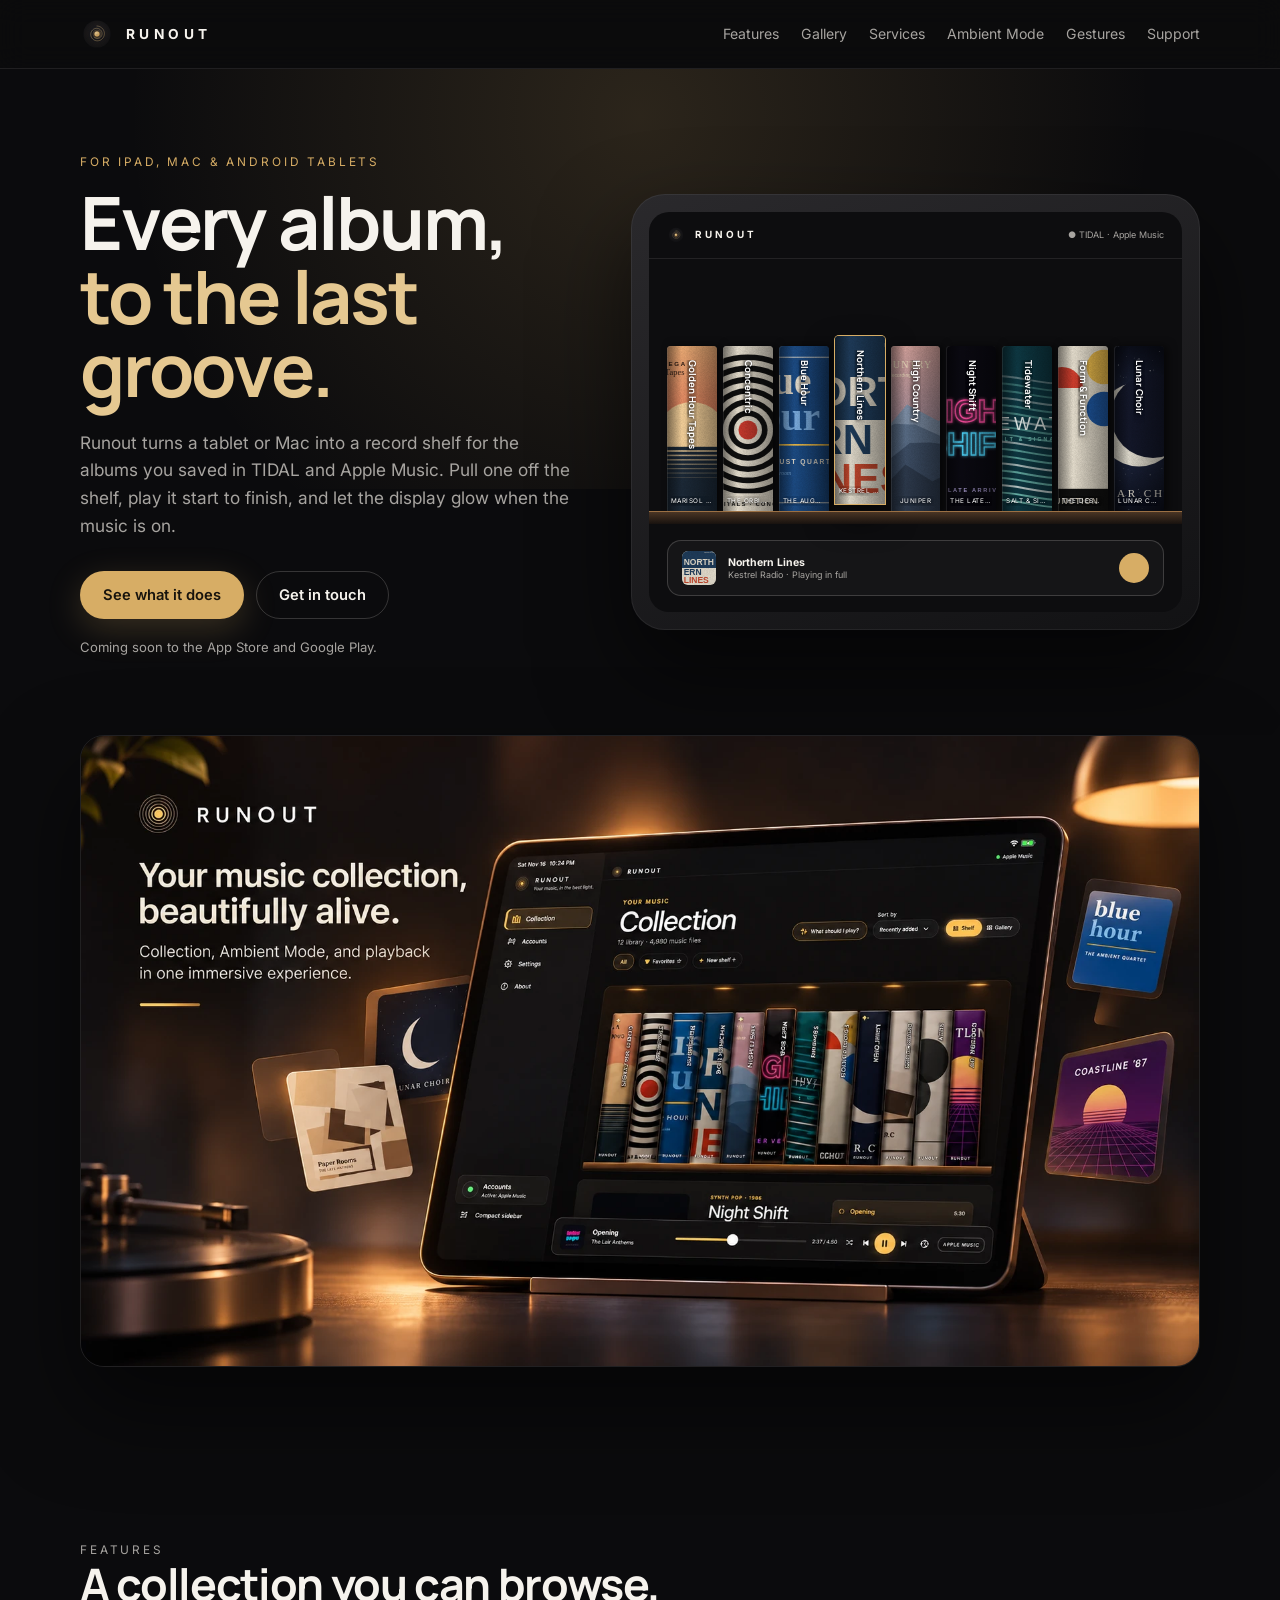
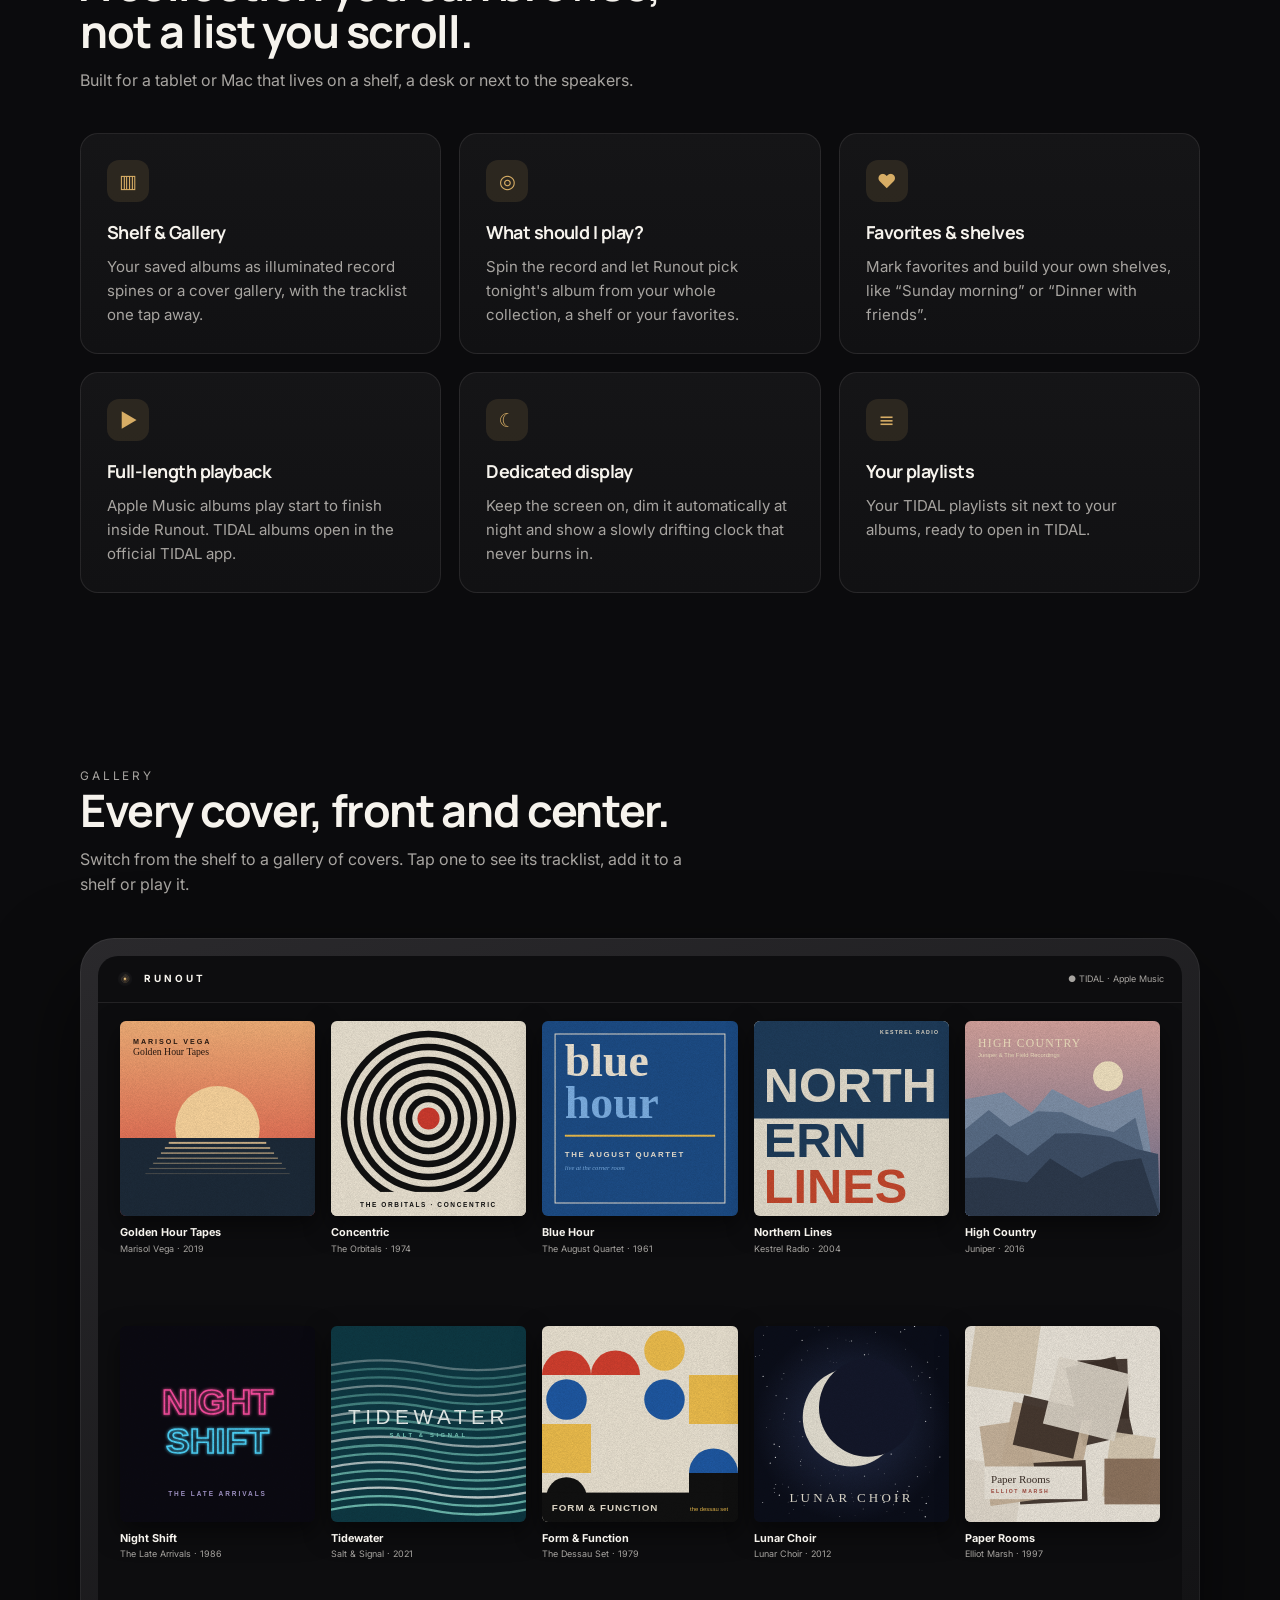
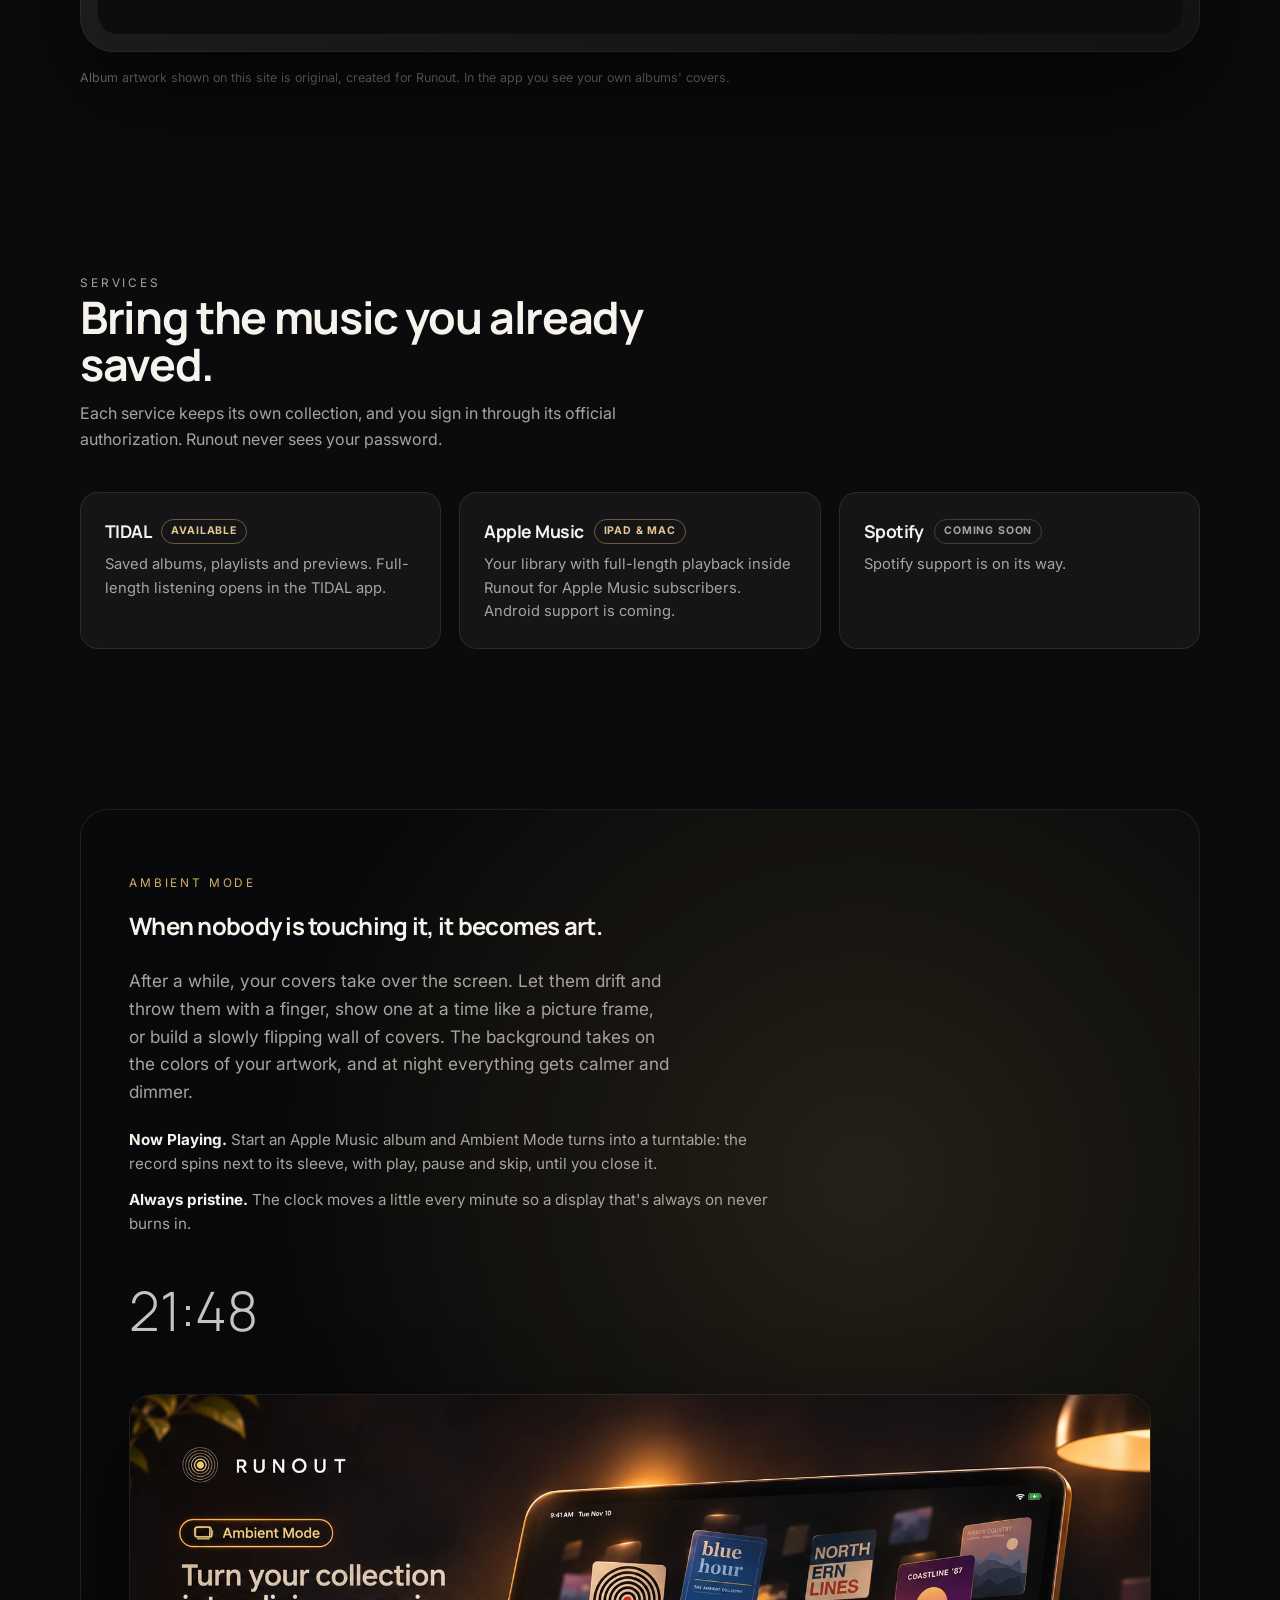
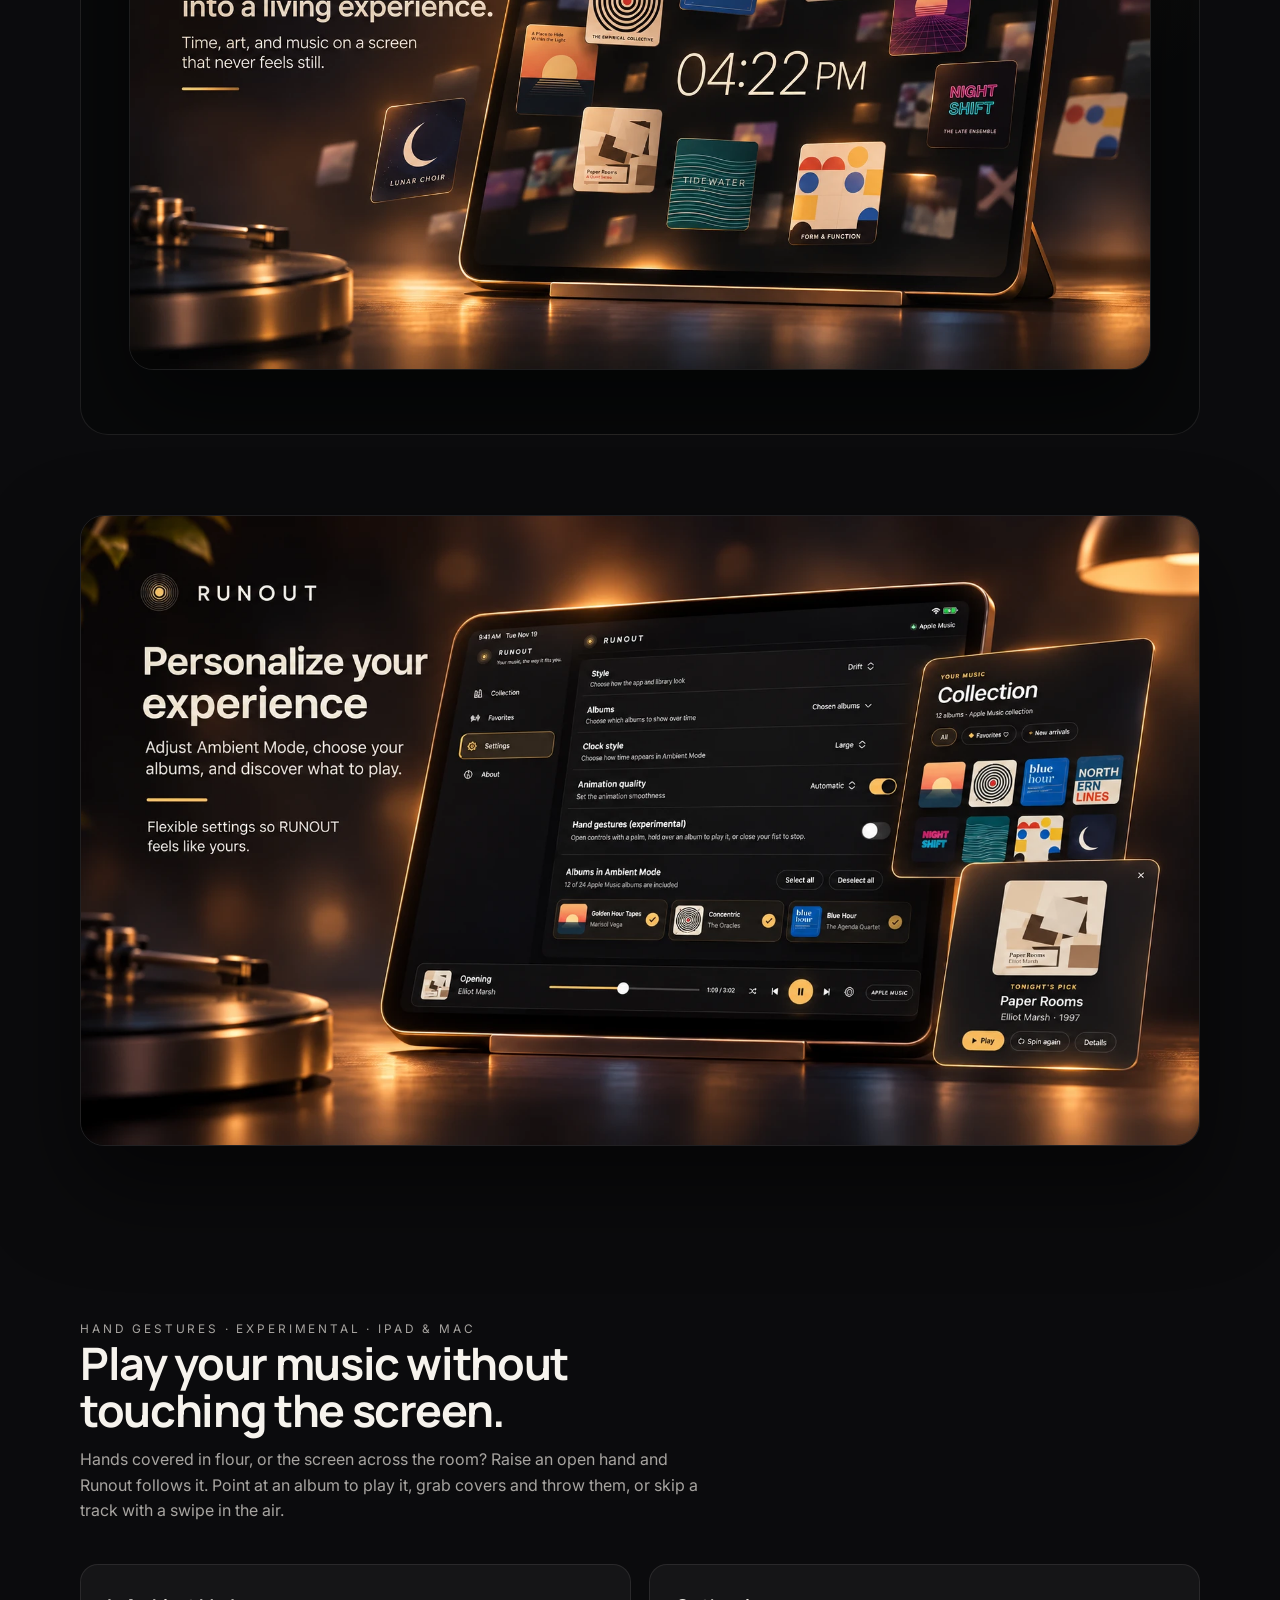
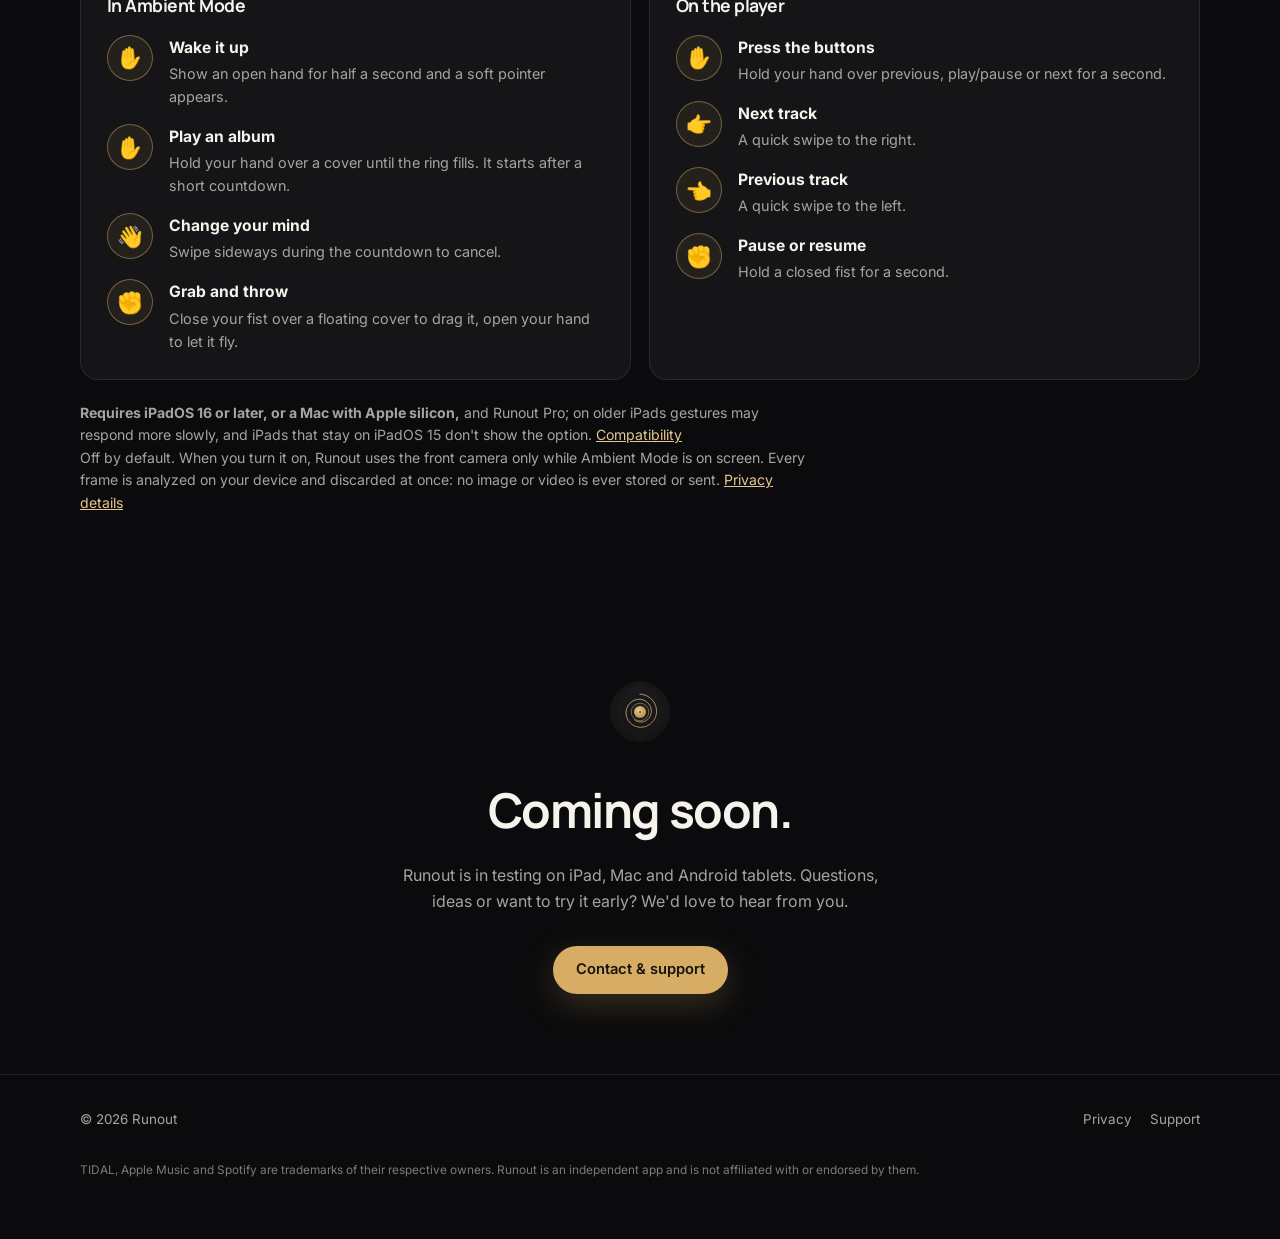
<file: index.html>
<!doctype html>
<html lang="en">
  <head>
    <meta charset="utf-8" />
    <meta name="viewport" content="width=device-width, initial-scale=1" />
    <title>Runout — Every album, to the last groove</title>
    <meta
      name="description"
      content="Runout turns a tablet or Mac into a record shelf for your TIDAL and Apple Music albums, with full-length Apple Music playback, an ambient display you can control with hand gestures and a night-ready dedicated mode."
    />
    <meta property="og:title" content="Runout — Every album, to the last groove" />
    <meta property="og:description" content="Your saved albums as a warm, physical-feeling record shelf on iPad, Mac and Android tablets." />
    <meta property="og:image" content="assets/photos/runout-og.jpg" />
    <link rel="icon" href="assets/favicon.png" />
    <link rel="preconnect" href="https://fonts.googleapis.com" />
    <link rel="preconnect" href="https://fonts.gstatic.com" crossorigin />
    <link href="https://fonts.googleapis.com/css2?family=Inter:wght@400;500;600&family=Manrope:wght@300;600;700;800&display=swap" rel="stylesheet" />
    <link rel="stylesheet" href="assets/styles.css?v=5" />
  </head>
  <body>
    <header class="site-header">
      <div class="wrap">
        <a class="brand" href="./"><img src="assets/runout-mark.svg" alt="" /><span>RUNOUT</span></a>
        <nav class="site-nav" aria-label="Main">
          <a href="#features">Features</a>
          <a href="#gallery">Gallery</a>
          <a href="#services">Services</a>
          <a href="#ambient">Ambient Mode</a>
          <a href="#gestures">Gestures</a>
          <a href="support.html">Support</a>
        </nav>
      </div>
    </header>

    <main>
      <section class="hero">
        <div class="wrap">
          <div>
            <p class="eyebrow">For iPad, Mac &amp; Android tablets</p>
            <h1>Every album,<br /><em>to the last groove.</em></h1>
            <p class="lead">
              Runout turns a tablet or Mac into a record shelf for the albums you saved in TIDAL and Apple Music. Pull one off
              the shelf, play it start to finish, and let the display glow when the music is on.
            </p>
            <div class="cta-row">
              <a class="button primary" href="#features">See what it does</a>
              <a class="button" href="support.html">Get in touch</a>
            </div>
            <p class="availability">Coming soon to the App Store and Google Play.</p>
          </div>

          <div class="device" aria-hidden="true">
            <div class="screen">
              <div class="screen-bar"><img src="assets/runout-mark.svg" alt="" /><b>RUNOUT</b><i>● TIDAL · Apple Music</i></div>
              <div class="shelf">
                <span class="spine" style="background-image:url(assets/covers/golden-hour.svg)"><b>Golden Hour Tapes</b><small>Marisol Vega</small></span><span class="spine" style="background-image:url(assets/covers/concentric.svg)"><b>Concentric</b><small>The Orbitals</small></span><span class="spine" style="background-image:url(assets/covers/blue-hour-session.svg)"><b>Blue Hour</b><small>The August Quartet</small></span><span class="spine lift" style="background-image:url(assets/covers/northern-lines.svg)"><b>Northern Lines</b><small>Kestrel Radio</small></span><span class="spine" style="background-image:url(assets/covers/high-country.svg)"><b>High Country</b><small>Juniper</small></span><span class="spine" style="background-image:url(assets/covers/night-shift.svg)"><b>Night Shift</b><small>The Late Arrivals</small></span><span class="spine" style="background-image:url(assets/covers/tidewater.svg)"><b>Tidewater</b><small>Salt & Signal</small></span><span class="spine" style="background-image:url(assets/covers/bauhaus.svg)"><b>Form & Function</b><small>The Dessau Set</small></span><span class="spine" style="background-image:url(assets/covers/lunar-choir.svg)"><b>Lunar Choir</b><small>Lunar Choir</small></span>
              </div>
              <div class="mini-player">
                <img class="art" src="assets/covers/northern-lines.svg" alt="" />
                <div><strong>Northern Lines</strong><small>Kestrel Radio · Playing in full</small></div>
                <span class="play"></span>
              </div>
            </div>
          </div>
        </div>
      </section>

      <section class="photo-band" aria-label="Runout's collection on an iPad">
        <div class="wrap">
          <figure class="photo">
            <img
              src="assets/photos/runout-collection.webp"
              alt="Runout on an iPad: an illuminated shelf of album spines, the selected album and the player at the bottom"
              width="1672"
              height="941"
              loading="lazy"
            />
          </figure>
        </div>
      </section>

      <section id="features">
        <div class="wrap">
          <div class="section-head">
            <p class="eyebrow">Features</p>
            <h2>A collection you can browse, not a list you scroll.</h2>
            <p>Built for a tablet or Mac that lives on a shelf, a desk or next to the speakers.</p>
          </div>
          <div class="features">
            <article class="feature">
              <div class="icon">▥</div>
              <h3>Shelf &amp; Gallery</h3>
              <p>Your saved albums as illuminated record spines or a cover gallery, with the tracklist one tap away.</p>
            </article>
            <article class="feature">
              <div class="icon">◎</div>
              <h3>What should I play?</h3>
              <p>Spin the record and let Runout pick tonight's album from your whole collection, a shelf or your favorites.</p>
            </article>
            <article class="feature">
              <div class="icon">♥</div>
              <h3>Favorites &amp; shelves</h3>
              <p>Mark favorites and build your own shelves, like “Sunday morning” or “Dinner with friends”.</p>
            </article>
            <article class="feature">
              <div class="icon">▶</div>
              <h3>Full-length playback</h3>
              <p>Apple Music albums play start to finish inside Runout. TIDAL albums open in the official TIDAL app.</p>
            </article>
            <article class="feature">
              <div class="icon">☾</div>
              <h3>Dedicated display</h3>
              <p>Keep the screen on, dim it automatically at night and show a slowly drifting clock that never burns in.</p>
            </article>
            <article class="feature">
              <div class="icon">≡</div>
              <h3>Your playlists</h3>
              <p>Your TIDAL playlists sit next to your albums, ready to open in TIDAL.</p>
            </article>
          </div>
        </div>
      </section>

      <section id="gallery">
        <div class="wrap">
          <div class="section-head">
            <p class="eyebrow">Gallery</p>
            <h2>Every cover, front and center.</h2>
            <p>Switch from the shelf to a gallery of covers. Tap one to see its tracklist, add it to a shelf or play it.</p>
          </div>
          <div class="device wide" aria-hidden="true">
            <div class="screen gallery-screen">
              <div class="screen-bar"><img src="assets/runout-mark.svg" alt="" /><b>RUNOUT</b><i>● TIDAL · Apple Music</i></div>
              <div class="cover-grid"><figure><img src="assets/covers/golden-hour.svg" alt="" loading="lazy" /><figcaption><strong>Golden Hour Tapes</strong><small>Marisol Vega · 2019</small></figcaption></figure><figure><img src="assets/covers/concentric.svg" alt="" loading="lazy" /><figcaption><strong>Concentric</strong><small>The Orbitals · 1974</small></figcaption></figure><figure><img src="assets/covers/blue-hour-session.svg" alt="" loading="lazy" /><figcaption><strong>Blue Hour</strong><small>The August Quartet · 1961</small></figcaption></figure><figure><img src="assets/covers/northern-lines.svg" alt="" loading="lazy" /><figcaption><strong>Northern Lines</strong><small>Kestrel Radio · 2004</small></figcaption></figure><figure><img src="assets/covers/high-country.svg" alt="" loading="lazy" /><figcaption><strong>High Country</strong><small>Juniper · 2016</small></figcaption></figure><figure><img src="assets/covers/night-shift.svg" alt="" loading="lazy" /><figcaption><strong>Night Shift</strong><small>The Late Arrivals · 1986</small></figcaption></figure><figure><img src="assets/covers/tidewater.svg" alt="" loading="lazy" /><figcaption><strong>Tidewater</strong><small>Salt & Signal · 2021</small></figcaption></figure><figure><img src="assets/covers/bauhaus.svg" alt="" loading="lazy" /><figcaption><strong>Form & Function</strong><small>The Dessau Set · 1979</small></figcaption></figure><figure><img src="assets/covers/lunar-choir.svg" alt="" loading="lazy" /><figcaption><strong>Lunar Choir</strong><small>Lunar Choir · 2012</small></figcaption></figure><figure><img src="assets/covers/paper-rooms.svg" alt="" loading="lazy" /><figcaption><strong>Paper Rooms</strong><small>Elliot Marsh · 1997</small></figcaption></figure></div>
            </div>
          </div>
          <p class="art-note">Album artwork shown on this site is original, created for Runout. In the app you see your own albums' covers.</p>
        </div>
      </section>

      <section id="services">
        <div class="wrap">
          <div class="section-head">
            <p class="eyebrow">Services</p>
            <h2>Bring the music you already saved.</h2>
            <p>Each service keeps its own collection, and you sign in through its official authorization. Runout never sees your password.</p>
          </div>
          <div class="sources">
            <article class="source">
              <h3>TIDAL <span class="tag gold">Available</span></h3>
              <p>Saved albums, playlists and previews. Full-length listening opens in the TIDAL app.</p>
            </article>
            <article class="source">
              <h3>Apple Music <span class="tag gold">iPad &amp; Mac</span></h3>
              <p>Your library with full-length playback inside Runout for Apple Music subscribers. Android support is coming.</p>
            </article>
            <article class="source">
              <h3>Spotify <span class="tag">Coming soon</span></h3>
              <p>Spotify support is on its way.</p>
            </article>
          </div>
        </div>
      </section>

      <section id="ambient">
        <div class="wrap">
          <div class="ambient ambient-stack">
            <div class="content">
              <p class="eyebrow">Ambient Mode</p>
              <h2>When nobody is touching it, it becomes art.</h2>
              <p class="lead">
                After a while, your covers take over the screen. Let them drift and throw them with a finger, show one at a
                time like a picture frame, or build a slowly flipping wall of covers. The background takes on the colors of
                your artwork, and at night everything gets calmer and dimmer.
              </p>
              <ul class="ambient-points">
                <li><strong>Now Playing.</strong> Start an Apple Music album and Ambient Mode turns into a turntable: the record spins next to its sleeve, with play, pause and skip, until you close it.</li>
                <li><strong>Always pristine.</strong> The clock moves a little every minute so a display that's always on never burns in.</li>
              </ul>
              <time>21:48</time>
            </div>
            <figure class="photo">
              <img
                src="assets/photos/runout-ambient-mode.webp"
                alt="Runout's Ambient Mode on an iPad: album covers floating around a large clock"
                width="1672"
                height="941"
                loading="lazy"
              />
            </figure>
          </div>
        </div>
      </section>

      <section class="photo-band" aria-label="Runout's settings and What should I play?">
        <div class="wrap">
          <figure class="photo">
            <img
              src="assets/photos/runout-personalize.webp"
              alt="Runout's Ambient Mode settings next to the collection gallery and a What should I play? pick"
              width="1672"
              height="941"
              loading="lazy"
            />
          </figure>
        </div>
      </section>

      <section id="gestures">
        <div class="wrap">
          <div class="section-head">
            <p class="eyebrow">Hand gestures · Experimental · iPad &amp; Mac</p>
            <h2>Play your music without touching the screen.</h2>
            <p>
              Hands covered in flour, or the screen across the room? Raise an open hand and Runout follows it. Point at an
              album to play it, grab covers and throw them, or skip a track with a swipe in the air.
            </p>
          </div>
          <div class="gesture-columns">
            <div class="gesture-group">
              <h3>In Ambient Mode</h3>
              <ol class="gestures">
                <li><span class="hand" aria-hidden="true">✋</span><div><strong>Wake it up</strong><p>Show an open hand for half a second and a soft pointer appears.</p></div></li>
                <li><span class="hand" aria-hidden="true">✋</span><div><strong>Play an album</strong><p>Hold your hand over a cover until the ring fills. It starts after a short countdown.</p></div></li>
                <li><span class="hand" aria-hidden="true">👋</span><div><strong>Change your mind</strong><p>Swipe sideways during the countdown to cancel.</p></div></li>
                <li><span class="hand" aria-hidden="true">✊</span><div><strong>Grab and throw</strong><p>Close your fist over a floating cover to drag it, open your hand to let it fly.</p></div></li>
              </ol>
            </div>
            <div class="gesture-group">
              <h3>On the player</h3>
              <ol class="gestures">
                <li><span class="hand" aria-hidden="true">✋</span><div><strong>Press the buttons</strong><p>Hold your hand over previous, play/pause or next for a second.</p></div></li>
                <li><span class="hand" aria-hidden="true">👉</span><div><strong>Next track</strong><p>A quick swipe to the right.</p></div></li>
                <li><span class="hand" aria-hidden="true">👈</span><div><strong>Previous track</strong><p>A quick swipe to the left.</p></div></li>
                <li><span class="hand" aria-hidden="true">✊</span><div><strong>Pause or resume</strong><p>Hold a closed fist for a second.</p></div></li>
              </ol>
            </div>
          </div>
          <p class="gesture-privacy">
            <strong>Requires iPadOS 16 or later, or a Mac with Apple silicon,</strong> and Runout Pro; on older iPads gestures may respond more slowly, and
            iPads that stay on iPadOS 15 don't show the option. <a href="support.html#hand-gestures">Compatibility</a><br />
            Off by default. When you turn it on, Runout uses the front camera only while Ambient Mode is on screen. Every
            frame is analyzed on your device and discarded at once: no image or video is ever stored or sent.
            <a href="privacy.html#gestures">Privacy details</a>
          </p>
        </div>
      </section>

      <section class="cta-final">
        <div class="wrap">
          <img src="assets/runout-mark.svg" alt="" />
          <h2>Coming soon.</h2>
          <p>Runout is in testing on iPad, Mac and Android tablets. Questions, ideas or want to try it early? We'd love to hear from you.</p>
          <div class="cta-row" style="justify-content: center">
            <a class="button primary" href="support.html">Contact &amp; support</a>
          </div>
        </div>
      </section>
    </main>

    <footer class="site-footer">
      <div class="wrap">
        <span>© 2026 Runout</span>
        <nav aria-label="Footer">
          <a href="privacy.html">Privacy</a>
          <a href="support.html">Support</a>
        </nav>
        <p class="legal-note">
          TIDAL, Apple Music and Spotify are trademarks of their respective owners. Runout is an independent app and is
          not affiliated with or endorsed by them.
        </p>
      </div>
    </footer>
  </body>
</html>
</file>
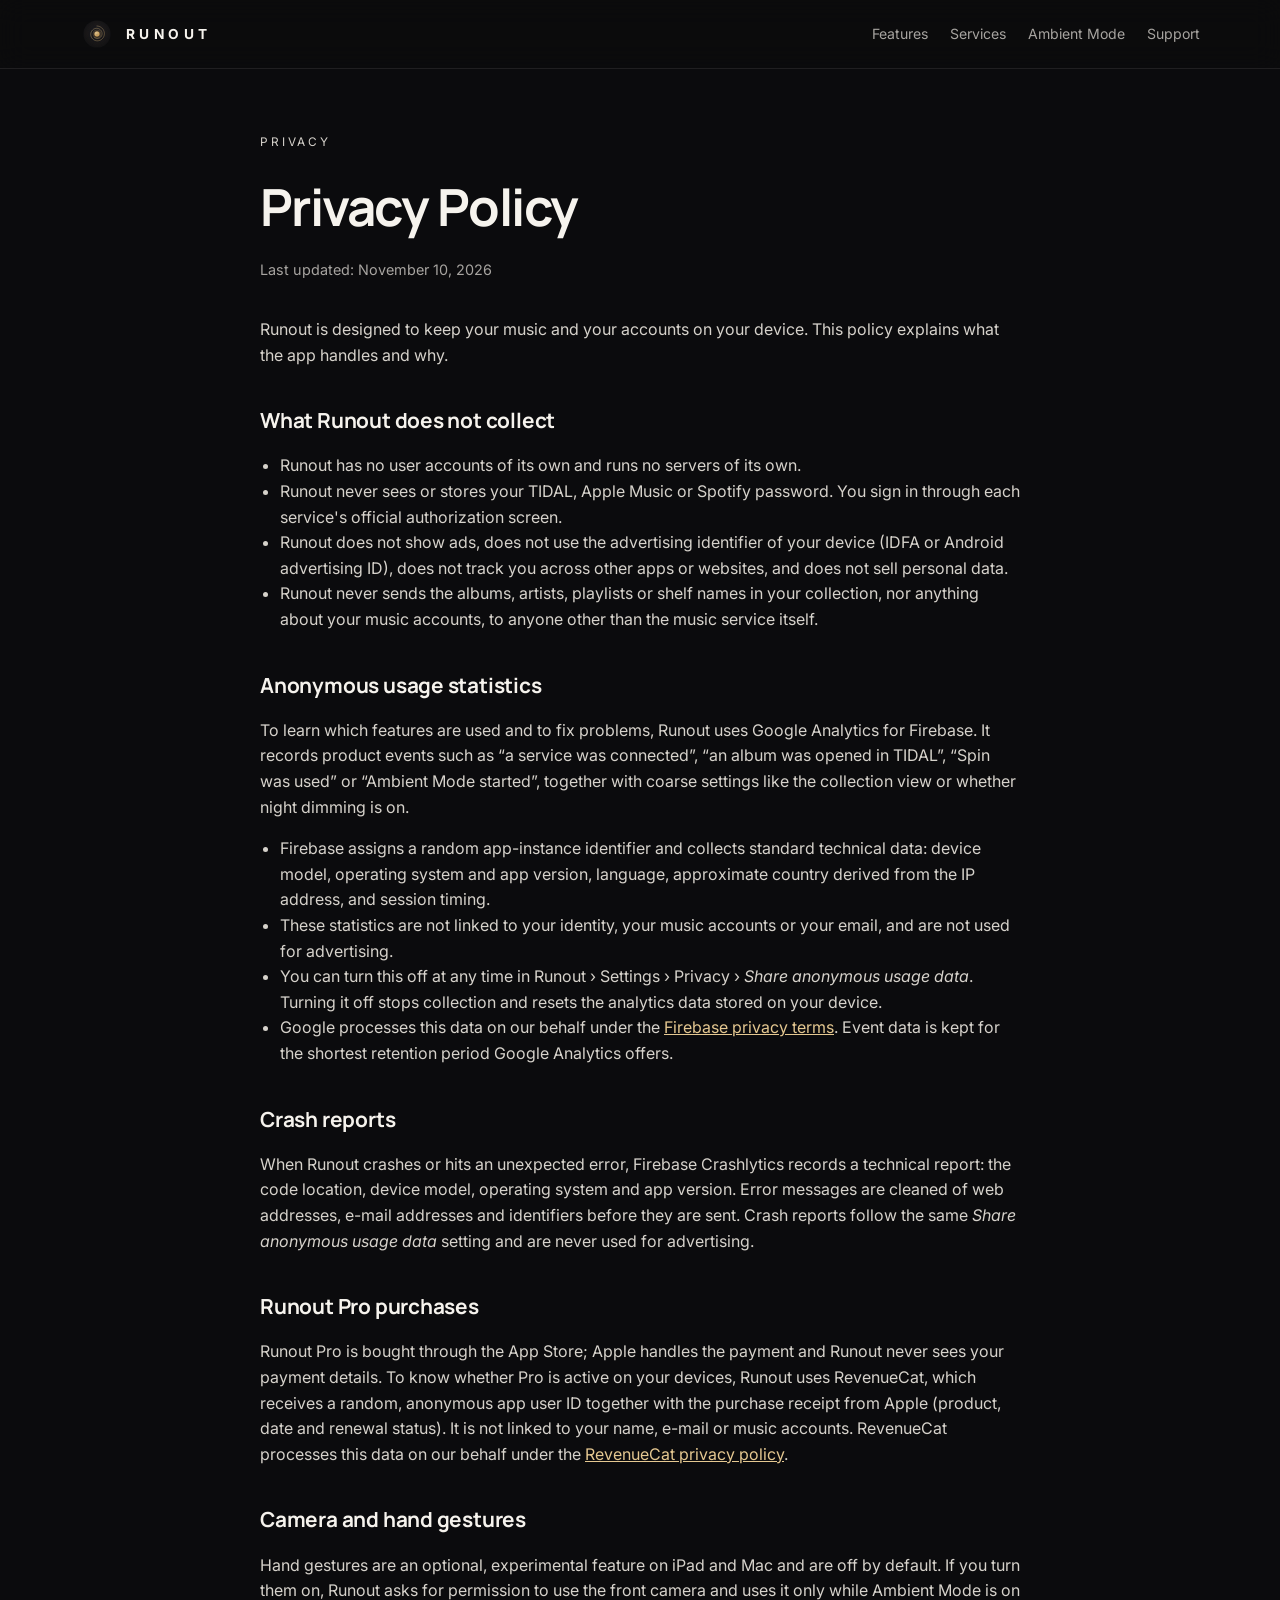
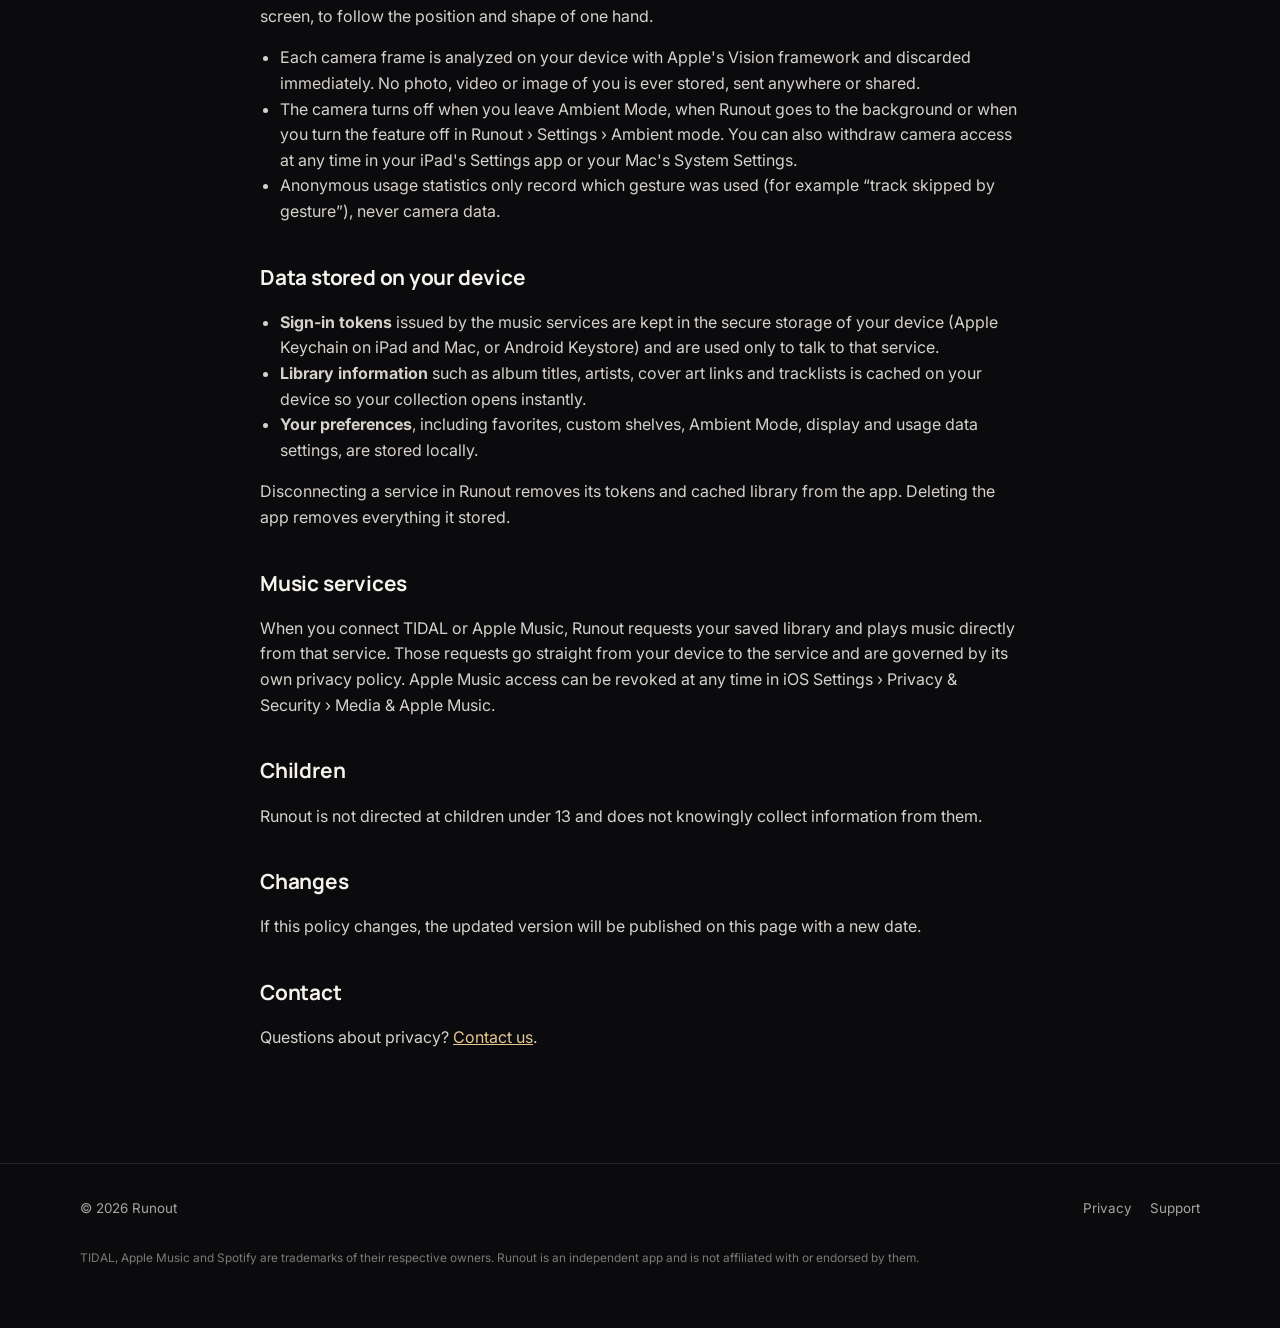
<file: privacy.html>
<!doctype html>
<html lang="en">
  <head>
    <meta charset="utf-8" />
    <meta name="viewport" content="width=device-width, initial-scale=1" />
    <title>Privacy Policy — Runout</title>
    <meta
      name="description"
      content="How Runout handles your data: no accounts, no advertising tracking, optional anonymous usage statistics, tokens kept in your device secure storage."
    />
    <meta property="og:title" content="Runout — Every album, to the last groove" />
    <meta property="og:description" content="Your saved albums as a warm, physical-feeling record shelf on iPad, Mac and Android tablets." />
    <meta property="og:image" content="assets/app-icon.png" />
    <link rel="icon" href="assets/favicon.png" />
    <link rel="preconnect" href="https://fonts.googleapis.com" />
    <link rel="preconnect" href="https://fonts.gstatic.com" crossorigin />
    <link href="https://fonts.googleapis.com/css2?family=Inter:wght@400;500;600&family=Manrope:wght@300;600;700;800&display=swap" rel="stylesheet" />
    <link rel="stylesheet" href="assets/styles.css?v=3" />
  </head>
  <body>
    <header class="site-header">
      <div class="wrap">
        <a class="brand" href="./"><img src="assets/runout-mark.svg" alt="" /><span>RUNOUT</span></a>
        <nav class="site-nav" aria-label="Main">
          <a href="./#features">Features</a>
          <a href="./#services">Services</a>
          <a href="./#ambient">Ambient Mode</a>
          <a href="support.html">Support</a>
        </nav>
      </div>
    </header>

    <main class="doc"><div class="wrap">
        <p class="eyebrow">Privacy</p>
        <h1>Privacy Policy</h1>
        <p class="updated">Last updated: November 10, 2026</p>
        <p>Runout is designed to keep your music and your accounts on your device. This policy explains what the app handles and why.</p>

        <h2>What Runout does not collect</h2>
        <ul>
          <li>Runout has no user accounts of its own and runs no servers of its own.</li>
          <li>Runout never sees or stores your TIDAL, Apple Music or Spotify password. You sign in through each service's official authorization screen.</li>
          <li>Runout does not show ads, does not use the advertising identifier of your device (IDFA or Android advertising ID), does not track you across other apps or websites, and does not sell personal data.</li>
          <li>Runout never sends the albums, artists, playlists or shelf names in your collection, nor anything about your music accounts, to anyone other than the music service itself.</li>
        </ul>

        <h2>Anonymous usage statistics</h2>
        <p>
          To learn which features are used and to fix problems, Runout uses Google Analytics for Firebase. It records
          product events such as “a service was connected”, “an album was opened in TIDAL”, “Spin was used” or “Ambient
          Mode started”, together with coarse settings like the collection view or whether night dimming is on.
        </p>
        <ul>
          <li>Firebase assigns a random app-instance identifier and collects standard technical data: device model, operating system and app version, language, approximate country derived from the IP address, and session timing.</li>
          <li>These statistics are not linked to your identity, your music accounts or your email, and are not used for advertising.</li>
          <li>You can turn this off at any time in Runout › Settings › Privacy › <em>Share anonymous usage data</em>. Turning it off stops collection and resets the analytics data stored on your device.</li>
          <li>Google processes this data on our behalf under the <a href="https://firebase.google.com/support/privacy">Firebase privacy terms</a>. Event data is kept for the shortest retention period Google Analytics offers.</li>
        </ul>

        <h2 id="crashes">Crash reports</h2>
        <p>
          When Runout crashes or hits an unexpected error, Firebase Crashlytics records a technical report: the code
          location, device model, operating system and app version. Error messages are cleaned of web addresses, e-mail
          addresses and identifiers before they are sent. Crash reports follow the same <em>Share anonymous usage data</em>
          setting and are never used for advertising.
        </p>

        <h2 id="pro">Runout Pro purchases</h2>
        <p>
          Runout Pro is bought through the App Store; Apple handles the payment and Runout never sees your payment details.
          To know whether Pro is active on your devices, Runout uses RevenueCat, which receives a random, anonymous app
          user ID together with the purchase receipt from Apple (product, date and renewal status). It is not linked to your
          name, e-mail or music accounts. RevenueCat processes this data on our behalf under the
          <a href="https://www.revenuecat.com/privacy/">RevenueCat privacy policy</a>.
        </p>

        <h2 id="gestures">Camera and hand gestures</h2>
        <p>
          Hand gestures are an optional, experimental feature on iPad and Mac and are off by default. If you turn them on, Runout
          asks for permission to use the front camera and uses it only while Ambient Mode is on screen, to follow the
          position and shape of one hand.
        </p>
        <ul>
          <li>Each camera frame is analyzed on your device with Apple's Vision framework and discarded immediately. No photo, video or image of you is ever stored, sent anywhere or shared.</li>
          <li>The camera turns off when you leave Ambient Mode, when Runout goes to the background or when you turn the feature off in Runout › Settings › Ambient mode. You can also withdraw camera access at any time in your iPad's Settings app or your Mac's System Settings.</li>
          <li>Anonymous usage statistics only record which gesture was used (for example “track skipped by gesture”), never camera data.</li>
        </ul>

        <h2>Data stored on your device</h2>
        <ul>
          <li><strong>Sign-in tokens</strong> issued by the music services are kept in the secure storage of your device (Apple Keychain on iPad and Mac, or Android Keystore) and are used only to talk to that service.</li>
          <li><strong>Library information</strong> such as album titles, artists, cover art links and tracklists is cached on your device so your collection opens instantly.</li>
          <li><strong>Your preferences</strong>, including favorites, custom shelves, Ambient Mode, display and usage data settings, are stored locally.</li>
        </ul>
        <p>Disconnecting a service in Runout removes its tokens and cached library from the app. Deleting the app removes everything it stored.</p>

        <h2>Music services</h2>
        <p>
          When you connect TIDAL or Apple Music, Runout requests your saved library and plays music directly from that
          service. Those requests go straight from your device to the service and are governed by its own privacy policy.
          Apple Music access can be revoked at any time in iOS Settings › Privacy &amp; Security › Media &amp; Apple Music.
        </p>

        <h2>Children</h2>
        <p>Runout is not directed at children under 13 and does not knowingly collect information from them.</p>

        <h2>Changes</h2>
        <p>If this policy changes, the updated version will be published on this page with a new date.</p>

        <h2>Contact</h2>
        <p>Questions about privacy? <a href="support.html">Contact us</a>.</p>
</div></main>

    <footer class="site-footer">
      <div class="wrap">
        <span>© 2026 Runout</span>
        <nav aria-label="Footer">
          <a href="privacy.html">Privacy</a>
          <a href="support.html">Support</a>
        </nav>
        <p class="legal-note">
          TIDAL, Apple Music and Spotify are trademarks of their respective owners. Runout is an independent app and is
          not affiliated with or endorsed by them.
        </p>
      </div>
    </footer>
  </body>
</html>
</file>
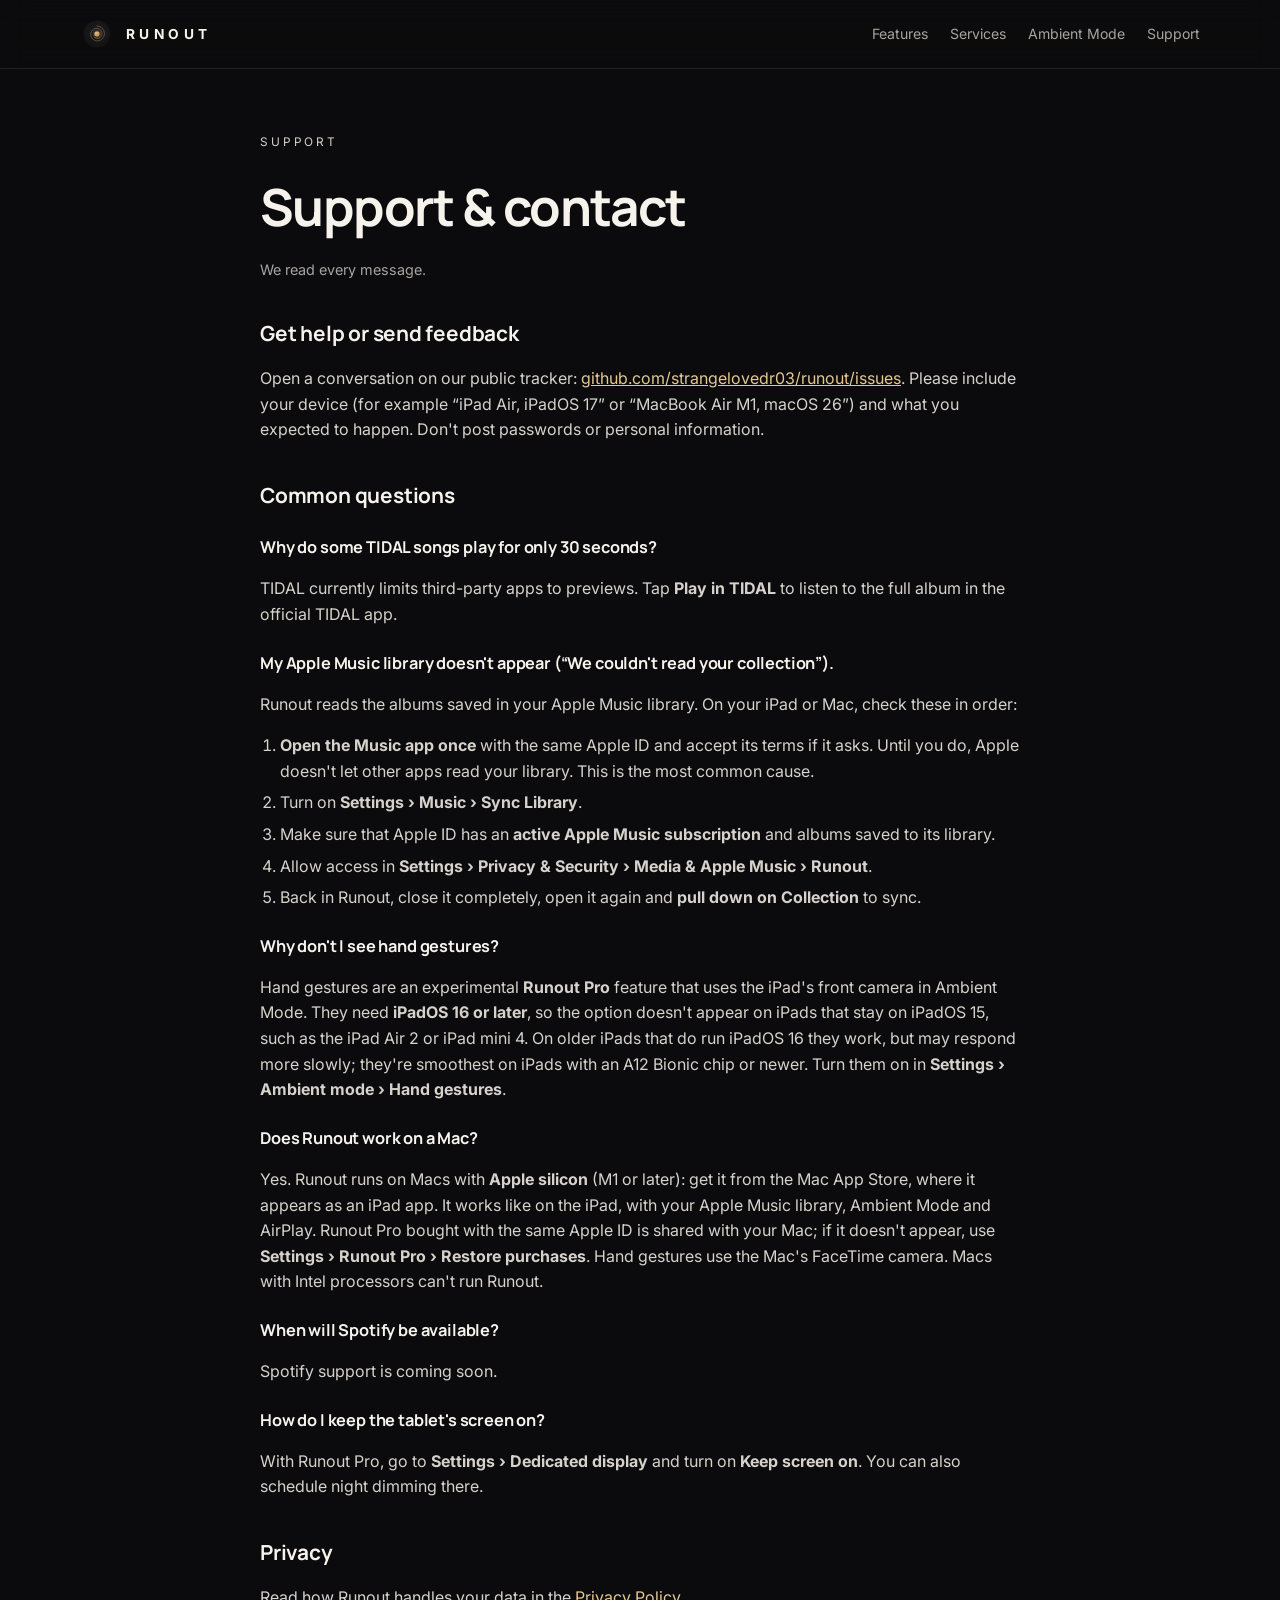
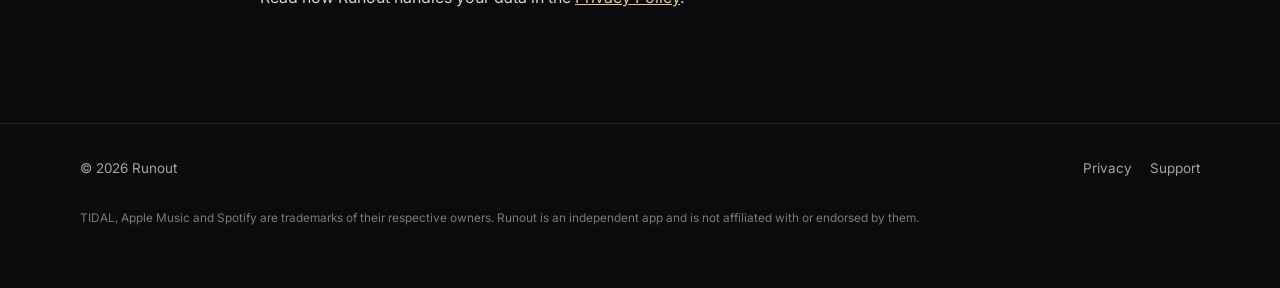
<file: support.html>
<!doctype html>
<html lang="en">
  <head>
    <meta charset="utf-8" />
    <meta name="viewport" content="width=device-width, initial-scale=1" />
    <title>Support — Runout</title>
    <meta
      name="description"
      content="Get help with Runout, send feedback and find answers to common questions."
    />
    <meta property="og:title" content="Runout — Every album, to the last groove" />
    <meta property="og:description" content="Your saved albums as a warm, physical-feeling record shelf on iPad, Mac and Android tablets." />
    <meta property="og:image" content="assets/app-icon.png" />
    <link rel="icon" href="assets/favicon.png" />
    <link rel="preconnect" href="https://fonts.googleapis.com" />
    <link rel="preconnect" href="https://fonts.gstatic.com" crossorigin />
    <link href="https://fonts.googleapis.com/css2?family=Inter:wght@400;500;600&family=Manrope:wght@300;600;700;800&display=swap" rel="stylesheet" />
    <link rel="stylesheet" href="assets/styles.css?v=5" />
  </head>
  <body>
    <header class="site-header">
      <div class="wrap">
        <a class="brand" href="./"><img src="assets/runout-mark.svg" alt="" /><span>RUNOUT</span></a>
        <nav class="site-nav" aria-label="Main">
          <a href="./#features">Features</a>
          <a href="./#services">Services</a>
          <a href="./#ambient">Ambient Mode</a>
          <a href="support.html">Support</a>
        </nav>
      </div>
    </header>

    <main class="doc"><div class="wrap">
        <p class="eyebrow">Support</p>
        <h1>Support &amp; contact</h1>
        <p class="updated">We read every message.</p>

        <h2>Get help or send feedback</h2>
        <p>
          Open a conversation on our public tracker:
          <a href="https://github.com/strangelovedr03/runout/issues/new" rel="noopener">github.com/strangelovedr03/runout/issues</a>.
          Please include your device (for example “iPad Air, iPadOS 17” or “MacBook Air M1, macOS 26”) and what you expected to happen. Don't post
          passwords or personal information.
        </p>

        <h2>Common questions</h2>
        <h3>Why do some TIDAL songs play for only 30 seconds?</h3>
        <p>
          TIDAL currently limits third-party apps to previews. Tap <strong>Play in TIDAL</strong> to listen to the full
          album in the official TIDAL app.
        </p>
        <h3 id="apple-music-library">My Apple Music library doesn't appear (“We couldn't read your collection”).</h3>
        <p>Runout reads the albums saved in your Apple Music library. On your iPad or Mac, check these in order:</p>
        <ol>
          <li><strong>Open the Music app once</strong> with the same Apple ID and accept its terms if it asks. Until you do, Apple doesn't let other apps read your library. This is the most common cause.</li>
          <li>Turn on <strong>Settings › Music › Sync Library</strong>.</li>
          <li>Make sure that Apple ID has an <strong>active Apple Music subscription</strong> and albums saved to its library.</li>
          <li>Allow access in <strong>Settings › Privacy &amp; Security › Media &amp; Apple Music › Runout</strong>.</li>
          <li>Back in Runout, close it completely, open it again and <strong>pull down on Collection</strong> to sync.</li>
        </ol>
        <h3 id="hand-gestures">Why don't I see hand gestures?</h3>
        <p>
          Hand gestures are an experimental <strong>Runout Pro</strong> feature that uses the iPad's front camera in Ambient
          Mode. They need <strong>iPadOS 16 or later</strong>, so the option doesn't appear on iPads that stay on iPadOS 15,
          such as the iPad Air 2 or iPad mini 4. On older iPads that do run iPadOS 16 they work, but may respond more slowly;
          they're smoothest on iPads with an A12 Bionic chip or newer. Turn them on in
          <strong>Settings › Ambient mode › Hand gestures</strong>.
        </p>
        <h3 id="mac">Does Runout work on a Mac?</h3>
        <p>
          Yes. Runout runs on Macs with <strong>Apple silicon</strong> (M1 or later): get it from the Mac App Store, where it
          appears as an iPad app. It works like on the iPad, with your Apple Music library, Ambient Mode and AirPlay. Runout Pro
          bought with the same Apple ID is shared with your Mac; if it doesn't appear, use
          <strong>Settings › Runout Pro › Restore purchases</strong>. Hand gestures use the Mac's FaceTime camera. Macs with
          Intel processors can't run Runout.
        </p>
        <h3>When will Spotify be available?</h3>
        <p>Spotify support is coming soon.</p>
        <h3>How do I keep the tablet's screen on?</h3>
        <p>With Runout Pro, go to <strong>Settings › Dedicated display</strong> and turn on <strong>Keep screen on</strong>. You can also schedule night dimming there.</p>

        <h2>Privacy</h2>
        <p>Read how Runout handles your data in the <a href="privacy.html">Privacy Policy</a>.</p>
</div></main>

    <footer class="site-footer">
      <div class="wrap">
        <span>© 2026 Runout</span>
        <nav aria-label="Footer">
          <a href="privacy.html">Privacy</a>
          <a href="support.html">Support</a>
        </nav>
        <p class="legal-note">
          TIDAL, Apple Music and Spotify are trademarks of their respective owners. Runout is an independent app and is
          not affiliated with or endorsed by them.
        </p>
      </div>
    </footer>
  </body>
</html>
</file>
<file: assets/styles.css>
:root {
  --bg: #0b0b0d;
  --surface: #151517;
  --elevated: #1e1d20;
  --text: #f6f3ed;
  --muted: #a7a4a0;
  --gold: #d7ad65;
  --gold-soft: #e5c891;
  --line: rgb(246 243 237 / 9%);
  --line-strong: rgb(246 243 237 / 18%);
  --radius: 18px;
  --font-heading: 'Manrope', 'Inter', system-ui, sans-serif;
  --font-body: 'Inter', system-ui, -apple-system, 'Segoe UI', sans-serif;
  color-scheme: dark;
}

* { box-sizing: border-box; }

html { scroll-behavior: smooth; }

body {
  margin: 0;
  background: var(--bg);
  color: var(--text);
  font-family: var(--font-body);
  line-height: 1.6;
  -webkit-font-smoothing: antialiased;
}

a { color: var(--gold-soft); }
img { max-width: 100%; display: block; }

.wrap { width: min(1120px, calc(100% - 32px)); margin: 0 auto; }

/* Header */
.site-header {
  position: sticky;
  top: 0;
  z-index: 10;
  background: rgb(11 11 13 / 82%);
  backdrop-filter: blur(14px);
  border-bottom: 1px solid var(--line);
}
.site-header .wrap { display: flex; align-items: center; justify-content: space-between; height: 68px; }
.brand { display: inline-flex; align-items: center; gap: 12px; color: var(--text); text-decoration: none; }
.brand img { width: 34px; height: 34px; }
.brand span { font-weight: 700; letter-spacing: 0.32em; font-size: 0.86rem; }
.site-nav { display: flex; gap: 22px; }
.site-nav a { color: var(--muted); text-decoration: none; font-size: 0.88rem; }
.site-nav a:hover { color: var(--text); }

/* Hero */
.hero { position: relative; overflow: hidden; padding: 84px 0 64px; }
.hero::before {
  content: '';
  position: absolute;
  inset: -30% -10% auto;
  height: 620px;
  background: radial-gradient(circle at 50% 40%, rgb(215 173 101 / 16%), transparent 60%);
  pointer-events: none;
}
.hero .wrap { position: relative; display: grid; grid-template-columns: 1fr 1.15fr; gap: 56px; align-items: center; }
.eyebrow { margin: 0 0 14px; color: var(--gold); font-size: 0.74rem; letter-spacing: 0.24em; text-transform: uppercase; }
h1, h2, h3 { font-family: var(--font-heading); letter-spacing: -0.03em; margin: 0; }
.hero h1 { font-size: clamp(2.6rem, 6vw, 4.6rem); line-height: 1; }
.hero h1 em { font-style: normal; color: var(--gold-soft); }
.lead { margin: 22px 0 0; max-width: 34rem; color: var(--muted); font-size: 1.08rem; }
.cta-row { display: flex; flex-wrap: wrap; gap: 12px; margin-top: 32px; }
.button {
  display: inline-flex; align-items: center; gap: 10px; min-height: 48px; padding: 0 22px;
  border-radius: 99px; border: 1px solid var(--line-strong); color: var(--text);
  text-decoration: none; font-weight: 600; font-size: 0.92rem;
}
.button.primary { border-color: transparent; background: var(--gold); color: #17130d; box-shadow: 0 10px 34px rgb(215 173 101 / 22%); }
.availability { margin-top: 18px; color: var(--muted); font-size: 0.82rem; }

/* Device mock-up with fictional covers */
.device {
  position: relative;
  padding: 18px;
  border-radius: 34px;
  background: linear-gradient(160deg, #2a292c, #121214);
  box-shadow: 0 40px 90px rgb(0 0 0 / 60%), inset 0 0 0 1px rgb(255 255 255 / 6%);
}
.screen {
  aspect-ratio: 4 / 3;
  border-radius: 20px;
  overflow: hidden;
  background: #0d0d0f;
  display: grid;
  grid-template-rows: auto 1fr auto;
}
.screen-bar { display: flex; align-items: center; gap: 10px; padding: 14px 18px; border-bottom: 1px solid var(--line); }
.screen-bar img { width: 18px; height: 18px; }
.screen-bar b { font-size: 0.62rem; letter-spacing: 0.3em; }
.screen-bar i { margin-left: auto; font-style: normal; font-size: 0.56rem; color: var(--muted); }
.shelf { position: relative; display: flex; align-items: flex-end; gap: 6px; padding: 26px 18px 0; }
.shelf::after {
  content: ''; position: absolute; left: 0; right: 0; bottom: -10px; height: 12px;
  background: linear-gradient(180deg, #4a3524, #18120f); border-top: 1px solid #9b7044;
}
.spine {
  flex: 1; height: 168px; border-radius: 4px 4px 0 0; position: relative; overflow: hidden;
  box-shadow: inset 1px 0 rgb(255 255 255 / 18%), 4px 0 8px rgb(0 0 0 / 55%);
}
.spine::after {
  content: ''; position: absolute; inset: 0;
  background: linear-gradient(90deg, rgb(0 0 0 / 50%), transparent 30%, rgb(0 0 0 / 40%));
}
.spine.lift { transform: translateY(-10px); box-shadow: 0 0 0 1px var(--gold), 0 14px 30px rgb(0 0 0 / 60%); }
.c1 { background: radial-gradient(circle at 70% 25%, #e6ad8f, transparent 35%), linear-gradient(145deg, #965b4d, #151314); }
.c2 { background: radial-gradient(circle at 30% 70%, #9bb8b7, transparent 40%), linear-gradient(145deg, #39515a, #101112); }
.c3 { background: repeating-linear-gradient(0deg, transparent 0 9px, rgb(255 255 255 / 10%) 10px 11px), linear-gradient(145deg, #82663d, #141210); }
.c4 { background: radial-gradient(circle at 60% 35%, #b9a8ca, transparent 38%), linear-gradient(145deg, #514b60, #121113); }
.c5 { background: radial-gradient(circle at 40% 30%, #d0b28c, transparent 30%), linear-gradient(145deg, #7b5f50, #141212); }
.c6 { background: repeating-linear-gradient(90deg, transparent 0 7px, rgb(255 255 255 / 9%) 8px 9px), linear-gradient(145deg, #48604e, #101211); }
.c7 { background: radial-gradient(circle at 50% 60%, #c6cbd0, transparent 34%), linear-gradient(145deg, #5d646a, #111213); }
.c8 { background: radial-gradient(circle at 75% 70%, #e1c17e, transparent 36%), linear-gradient(145deg, #3d3a52, #111113); }
.mini-player {
  margin: 26px 18px 16px; display: flex; align-items: center; gap: 12px; padding: 10px 14px;
  border: 1px solid var(--line-strong); border-radius: 14px; background: #151517;
}
.mini-player .art { width: 34px; height: 34px; border-radius: 6px; }
.mini-player div { display: grid; line-height: 1.25; }
.mini-player strong { font-size: 0.66rem; }
.mini-player small { font-size: 0.56rem; color: var(--muted); }
.mini-player .play { margin-left: auto; width: 30px; height: 30px; border-radius: 50%; background: var(--gold); }

/* Sections */
section { padding: 80px 0; }
.section-head { max-width: 40rem; margin-bottom: 40px; }
.section-head h2 { font-size: clamp(1.9rem, 4vw, 2.8rem); line-height: 1.05; }
.section-head p { color: var(--muted); margin: 14px 0 0; }

.features { display: grid; grid-template-columns: repeat(3, 1fr); gap: 18px; }
.feature {
  padding: 26px; border: 1px solid var(--line); border-radius: var(--radius);
  background: linear-gradient(180deg, var(--surface), #111113);
}
.feature .icon {
  width: 42px; height: 42px; display: grid; place-items: center; border-radius: 12px;
  background: rgb(215 173 101 / 12%); color: var(--gold); font-size: 1.2rem; margin-bottom: 16px;
}
.feature h3 { font-size: 1.12rem; }
.feature p { margin: 8px 0 0; color: var(--muted); font-size: 0.94rem; }

.sources { display: grid; grid-template-columns: repeat(3, 1fr); gap: 18px; }
.source { padding: 24px; border-radius: var(--radius); border: 1px solid var(--line); background: var(--surface); }
.source h3 { font-size: 1.1rem; display: flex; align-items: center; gap: 10px; }
.source p { margin: 8px 0 0; color: var(--muted); font-size: 0.92rem; }
.tag { font-family: var(--font-body); font-size: 0.66rem; letter-spacing: 0.08em; text-transform: uppercase; padding: 3px 9px; border-radius: 99px; border: 1px solid var(--line-strong); color: var(--muted); }
.tag.gold { border-color: rgb(215 173 101 / 45%); color: var(--gold-soft); }

.ambient {
  position: relative; overflow: hidden; border-radius: 28px; padding: 64px 48px;
  background: radial-gradient(circle at 70% 30%, rgb(215 173 101 / 14%), transparent 50%), #08090a;
  border: 1px solid var(--line);
}
.ambient .float { position: absolute; width: 120px; aspect-ratio: 1; border-radius: 8px; opacity: 0.75; box-shadow: 0 24px 60px rgb(0 0 0 / 50%); animation: drift 16s ease-in-out infinite alternate; }
.ambient .f1 { right: 8%; top: 14%; }
.ambient .f2 { right: 26%; top: 52%; width: 90px; animation-duration: 21s; }
.ambient .f3 { right: 4%; bottom: 10%; width: 74px; animation-duration: 18s; }
.ambient .content { position: relative; max-width: 30rem; }
.ambient time { display: block; margin-top: 30px; font-family: var(--font-heading); font-weight: 300; font-size: 3.4rem; color: rgb(246 243 237 / 80%); }
@keyframes drift { to { transform: translate(-18px, 14px) rotate(2deg); } }

.cta-final { text-align: center; }
.cta-final img { width: 76px; margin: 0 auto 22px; }
.cta-final h2 { font-size: clamp(2rem, 4.5vw, 3rem); }
.cta-final p { color: var(--muted); max-width: 32rem; margin: 14px auto 0; }

/* Long-form pages (privacy, support) */
.doc { padding: 64px 0 96px; }
.doc .wrap { max-width: 760px; }
.doc h1 { font-size: clamp(2.2rem, 5vw, 3.2rem); }
.doc .updated { color: var(--muted); margin: 10px 0 36px; font-size: 0.9rem; }
.doc h2 { font-size: 1.3rem; margin: 36px 0 10px; letter-spacing: -0.01em; }
.doc p, .doc li { color: #d6d2cb; }
.doc ul, .doc ol { padding-left: 20px; }
.doc ol li { margin-bottom: 6px; color: #d6d2cb; }

/* Footer */
.site-footer { border-top: 1px solid var(--line); padding: 34px 0 48px; color: var(--muted); font-size: 0.84rem; }
.site-footer .wrap { display: flex; flex-wrap: wrap; gap: 18px; justify-content: space-between; align-items: center; }
.site-footer nav { display: flex; gap: 18px; }
.site-footer a { color: var(--muted); text-decoration: none; }
.site-footer a:hover { color: var(--text); }
.legal-note { width: 100%; font-size: 0.74rem; color: #7d7a76; }

@media (max-width: 900px) {
  .hero .wrap { grid-template-columns: 1fr; gap: 40px; }
  .features, .sources { grid-template-columns: 1fr; }
  .site-nav { display: none; }
  .spine { height: 120px; }
  .ambient { padding: 44px 24px 180px; }
  .ambient .f1 { top: auto; bottom: 30px; right: 50%; }
}

@media (prefers-reduced-motion: reduce) {
  html { scroll-behavior: auto; }
  .ambient .float { animation: none; }
}
.doc h3 { font-family: var(--font-heading); font-size: 1.02rem; margin: 22px 0 6px; letter-spacing: -0.01em; }

/* Real-looking covers (original artwork created for Runout) */
.spine {
  background-size: cover;
  background-position: center;
  display: block;
}
.spine b, .spine small {
  position: absolute;
  z-index: 1;
  color: #fff;
  text-shadow: 0 1px 3px #000, 0 0 9px rgb(0 0 0 / 85%);
}
.spine b {
  top: 14px;
  bottom: 30px;
  left: 50%;
  transform: translateX(-50%);
  writing-mode: vertical-rl;
  font-family: var(--font-heading);
  font-size: 0.6rem;
  font-weight: 700;
  line-height: 1.1;
  white-space: nowrap;
  overflow: hidden;
}
.spine small {
  left: 4px;
  right: 4px;
  bottom: 8px;
  font-size: 0.4rem;
  letter-spacing: 0.08em;
  text-transform: uppercase;
  text-align: center;
  white-space: nowrap;
  overflow: hidden;
  text-overflow: ellipsis;
}
.mini-player img.art { object-fit: cover; }
.ambient .float { object-fit: cover; }

.device.wide .screen { aspect-ratio: 16 / 10; }
.gallery-screen { grid-template-rows: auto 1fr; }
.cover-grid {
  display: grid;
  grid-template-columns: repeat(5, 1fr);
  gap: 16px;
  padding: 18px 22px;
  overflow: hidden;
}
.cover-grid figure { margin: 0; min-width: 0; }
.cover-grid img { width: 100%; aspect-ratio: 1; border-radius: 6px; box-shadow: 0 10px 26px rgb(0 0 0 / 50%); }
.cover-grid figcaption { margin-top: 8px; display: grid; }
.cover-grid strong, .cover-grid small { overflow: hidden; text-overflow: ellipsis; white-space: nowrap; }
.cover-grid strong { font-size: 0.68rem; }
.cover-grid small { font-size: 0.56rem; color: var(--muted); }
.art-note { margin-top: 16px; color: #7d7a76; font-size: 0.78rem; }

@media (max-width: 900px) {
  .cover-grid { grid-template-columns: repeat(3, 1fr); }
  .cover-grid figure:nth-child(n + 7) { display: none; }
  .spine b { font-size: 0.5rem; }
}

/* Photos */
.photo { margin: 0; overflow: hidden; border-radius: 24px; border: 1px solid var(--line); box-shadow: 0 40px 90px rgb(0 0 0 / 55%); }
.photo img { width: 100%; height: auto; }
.photo-band { padding-top: 0; }

/* Ambient Mode with photo */
.ambient-split { display: grid; grid-template-columns: 1fr 1.05fr; gap: 48px; align-items: center; }
.ambient-split .content { max-width: none; }
.ambient-points { margin: 22px 0 0; padding: 0; list-style: none; display: grid; gap: 12px; color: var(--muted); font-size: 0.95rem; }
.ambient-points strong { color: var(--text); }

/* Hand gestures */
.gesture-columns { display: grid; grid-template-columns: repeat(2, 1fr); gap: 18px; }
.gesture-group { padding: 26px; border-radius: var(--radius); border: 1px solid var(--line); background: var(--surface); }
.gesture-group h3 { font-size: 1.1rem; margin-bottom: 16px; }
.gestures { margin: 0; padding: 0; list-style: none; display: grid; gap: 16px; }
.gestures li { display: flex; gap: 16px; align-items: flex-start; }
.gestures .hand {
  flex: none; display: grid; place-items: center; width: 46px; height: 46px; border-radius: 50%;
  border: 1px solid rgb(215 173 101 / 45%); background: rgb(215 173 101 / 8%); font-size: 1.3rem;
}
.gestures strong { display: block; font-size: 0.98rem; }
.gestures p { margin: 2px 0 0; color: var(--muted); font-size: 0.9rem; }
.gesture-privacy { margin: 22px 0 0; max-width: 46rem; color: var(--muted); font-size: 0.88rem; }

/* Ambient Mode: text, then the wide promotional image */
.ambient-stack { display: grid; gap: 40px; }
.ambient-stack .content { max-width: 40rem; }

@media (max-width: 900px) {
  .ambient-split { grid-template-columns: 1fr; gap: 32px; }
  .ambient-split.ambient, .ambient-stack.ambient { padding: 40px 20px; }
  .gesture-columns { grid-template-columns: 1fr; }
  .gesture-group { padding: 20px; }
}
</file>
